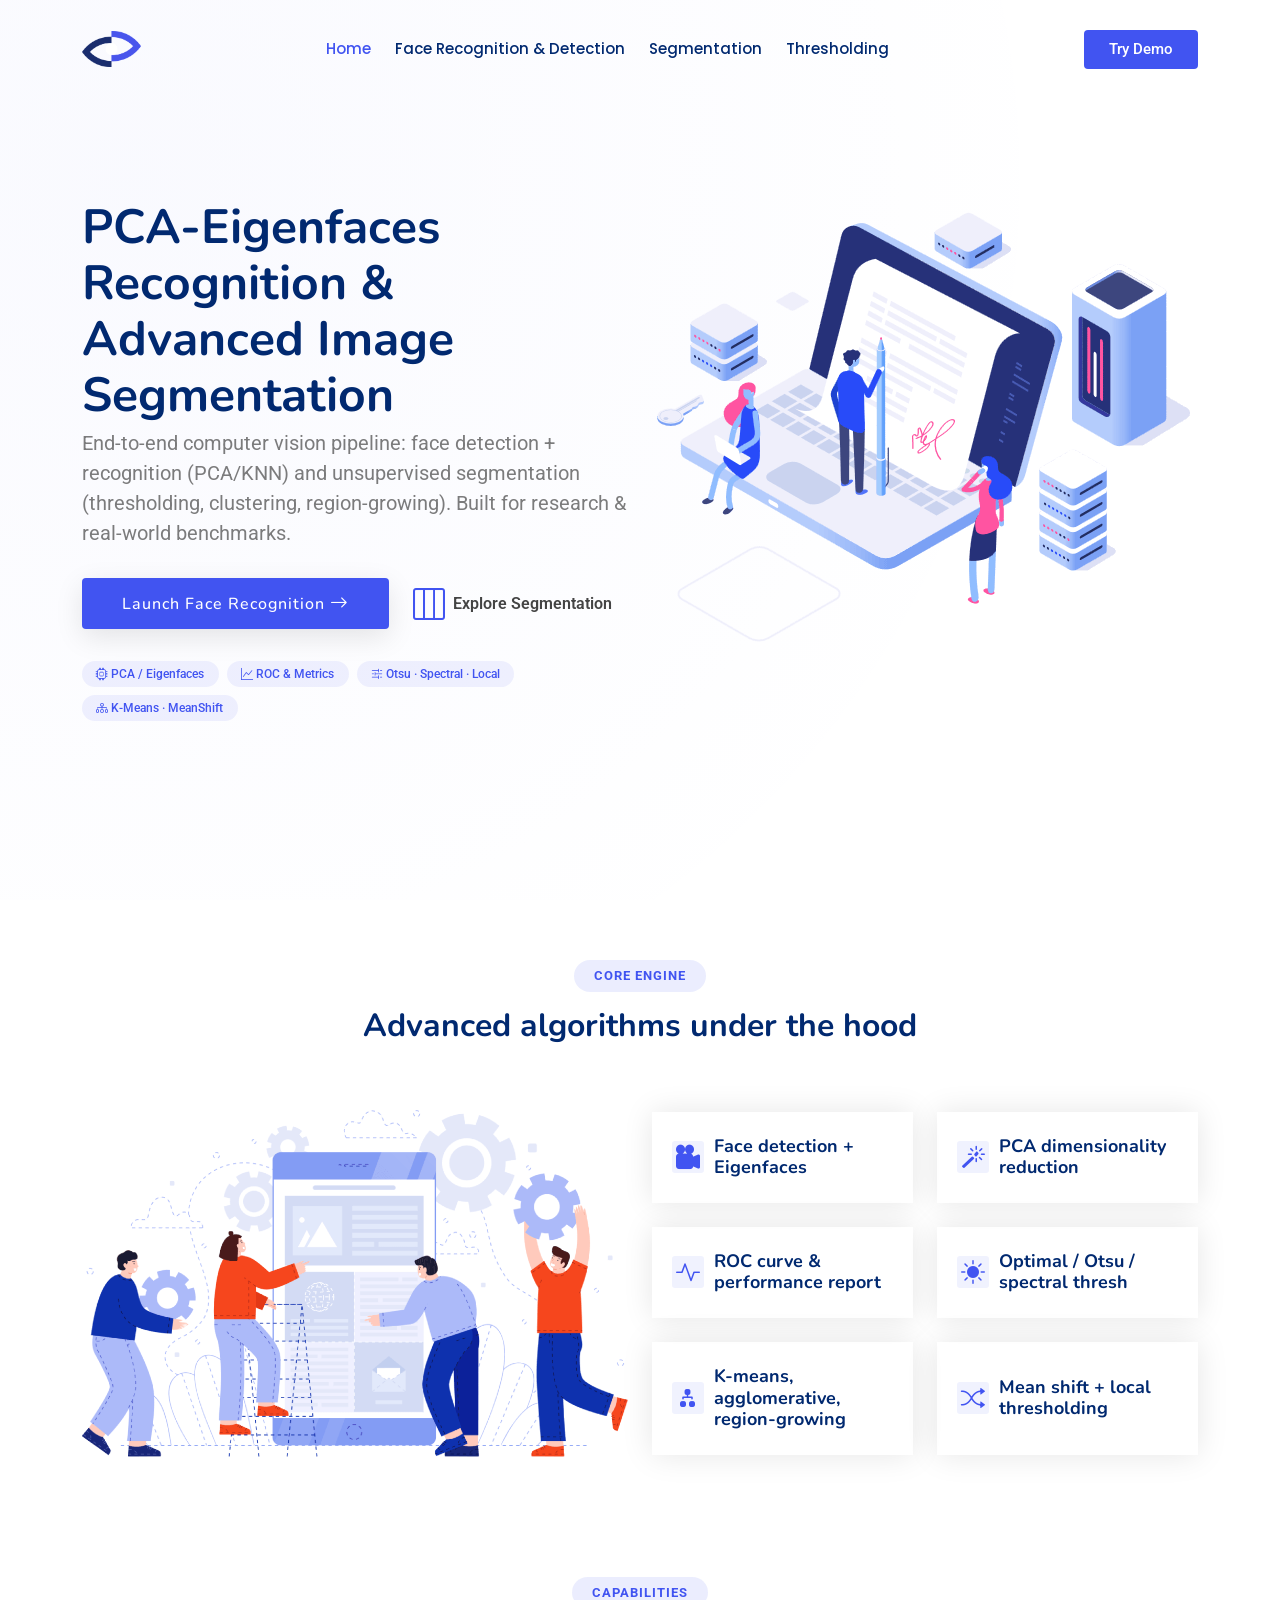
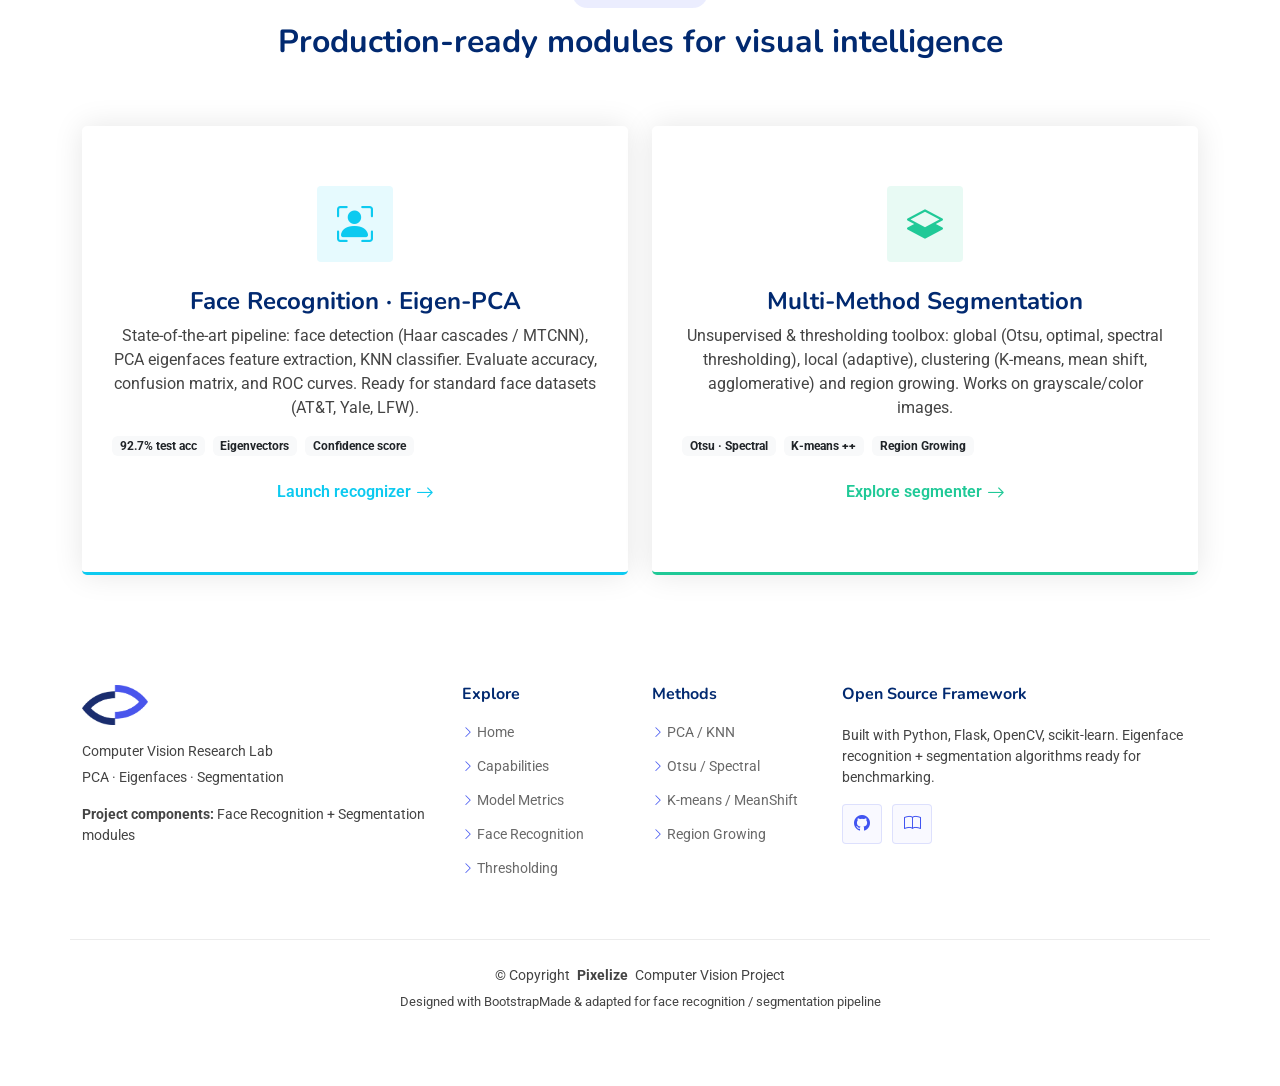
<file: Frontend/index.html>
<!DOCTYPE html>
<html lang="en">

<head>
  <meta charset="utf-8">
  <meta content="width=device-width, initial-scale=1.0" name="viewport">
  <title>EigenVision Suite | Face Recognition & Segmentation</title>
  <meta name="description" content="Advanced computer vision platform: PCA/Eigenfaces face recognition and multi‑method image segmentation">
  <meta name="keywords" content="face recognition, segmentation, PCA, Otsu, K-means, eigenfaces, computer vision">

  <!-- Favicons -->
  <link href="assets/img/Logo-Cv-04.png" rel="icon">
  <link href="assets/img/apple-touch-icon.png" rel="apple-touch-icon">

  <!-- Fonts -->
  <link href="https://fonts.googleapis.com" rel="preconnect">
  <link href="https://fonts.gstatic.com" rel="preconnect" crossorigin>
  <link href="https://fonts.googleapis.com/css2?family=Roboto:ital,wght@0,100;0,300;0,400;0,500;0,700;0,900;1,100;1,300;1,400;1,500;1,700;1,900&family=Poppins:ital,wght@0,100;0,200;0,300;0,400;0,500;0,600;0,700;0,800;0,900;1,100;1,200;1,300;1,400;1,500;1,600;1,700;1,800;1,900&family=Nunito:ital,wght@0,200;0,300;0,400;0,500;0,600;0,700;0,800;0,900;1,200;1,300;1,400;1,500;1,600;1,700;1,800;1,900&display=swap" rel="stylesheet">

  <!-- Vendor CSS Files -->
  <link href="assets/vendor/bootstrap/css/bootstrap.min.css" rel="stylesheet">
  <link href="assets/vendor/bootstrap-icons/bootstrap-icons.css" rel="stylesheet">
  <link href="assets/vendor/aos/aos.css" rel="stylesheet">
  <link href="assets/vendor/glightbox/css/glightbox.min.css" rel="stylesheet">
  <link href="assets/vendor/swiper/swiper-bundle.min.css" rel="stylesheet">

  <!-- Main CSS File -->
  <link href="assets/css/main.css" rel="stylesheet">
  

</head>

<body class="index-page">

  <header id="header" class="header d-flex align-items-center fixed-top">
    <div class="container-fluid container-xl position-relative d-flex align-items-center">
      <a href="index.html" class="logo d-flex align-items-center">
        <img src="assets/img/Logo-Cv-04.png" alt="">
        
      </a>

      <nav id="navmenu" class="navmenu mx-auto">
        <ul>
          <li><a href="#hero" class="active">Home</a></li>
          <li><a href="/faceRecognition">Face Recognition & Detection</a></li>
          <li><a href="/segmentation">Segmentation</a></li>
          <li><a href="/thresholding">Thresholding</a></li>
        </ul>
        <i class="mobile-nav-toggle d-xl-none bi bi-list"></i>
      </nav>

      <a class="btn-getstarted flex-md-shrink-0" href="/faceRecognition">Try Demo</a>
    </div>
  </header>

  <main class="main">

    <!-- Hero Section -->
    <section id="hero" class="hero section hero-bg-accent">
      <div class="container">
        <div class="row gy-4">
          <div class="col-lg-6 order-2 order-lg-1 d-flex flex-column justify-content-center">
            <h1 data-aos="fade-up">PCA‑Eigenfaces Recognition & Advanced Image Segmentation</h1>
            <p data-aos="fade-up" data-aos-delay="100">End‑to‑end computer vision pipeline: face detection + recognition (PCA/KNN) and unsupervised segmentation (thresholding, clustering, region‑growing). Built for research & real‑world benchmarks.</p>
            <div class="d-flex flex-column flex-md-row" data-aos="fade-up" data-aos-delay="200">
              <a href="/faceRecognition" class="btn-get-started">Launch Face Recognition <i class="bi bi-arrow-right"></i></a>
              <a href="/segmentation" class="glightbox btn-watch-video d-flex align-items-center justify-content-center ms-0 ms-md-4 mt-4 mt-md-0"><i class="bi bi-layout-three-columns"></i><span>Explore Segmentation</span></a>
            </div>
            <div class="row mt-4 g-2">
              <div class="col-auto"><span class="tech-tag"><i class="bi bi-cpu"></i> PCA / Eigenfaces</span></div>
              <div class="col-auto"><span class="tech-tag"><i class="bi bi-graph-up"></i> ROC & Metrics</span></div>
              <div class="col-auto"><span class="tech-tag"><i class="bi bi-sliders2"></i> Otsu · Spectral · Local</span></div>
              <div class="col-auto"><span class="tech-tag"><i class="bi bi-diagram-3"></i> K‑Means · MeanShift</span></div>
            </div>
          </div>
          <div class="col-lg-6 order-1 order-lg-2 hero-img" data-aos="zoom-out">
            <img src="assets/img/hero-img.png" class="img-fluid animated" alt="AI Vision">
          </div>
        </div>
      </div>
    </section>

  

    <!-- Features Section: project highlights -->
    <section id="features" class="features section">
      <div class="container section-title" data-aos="fade-up">
        <h2>Core Engine</h2>
        <p>Advanced algorithms under the hood</p>
      </div>
      <div class="container">
        <div class="row gy-5">
          <div class="col-xl-6" data-aos="zoom-out" data-aos-delay="100">
            <img src="assets/img/features.png" class="img-fluid" alt="Pipeline">
          </div>
          <div class="col-xl-6 d-flex">
            <div class="row align-self-center gy-4">
              <div class="col-md-6" data-aos="fade-up" data-aos-delay="200">
                <div class="feature-box d-flex align-items-center">
                  <i class="bi bi-camera-reels-fill"></i>
                  <h3>Face detection + Eigenfaces</h3>
                </div>
              </div>
              <div class="col-md-6" data-aos="fade-up" data-aos-delay="300">
                <div class="feature-box d-flex align-items-center">
                  <i class="bi bi-magic"></i>
                  <h3>PCA dimensionality reduction</h3>
                </div>
              </div>
              <div class="col-md-6" data-aos="fade-up" data-aos-delay="400">
                <div class="feature-box d-flex align-items-center">
                  <i class="bi bi-activity"></i>
                  <h3>ROC curve & performance report</h3>
                </div>
              </div>
              <div class="col-md-6" data-aos="fade-up" data-aos-delay="500">
                <div class="feature-box d-flex align-items-center">
                  <i class="bi bi-brightness-high-fill"></i>
                  <h3>Optimal / Otsu / spectral thresh</h3>
                </div>
              </div>
              <div class="col-md-6" data-aos="fade-up" data-aos-delay="600">
                <div class="feature-box d-flex align-items-center">
                  <i class="bi bi-diagram-2-fill"></i>
                  <h3>K‑means, agglomerative, region‑growing</h3>
                </div>
              </div>
              <div class="col-md-6" data-aos="fade-up" data-aos-delay="700">
                <div class="feature-box d-flex align-items-center">
                  <i class="bi bi-shuffle"></i>
                  <h3>Mean shift + local thresholding</h3>
                </div>
              </div>
            </div>
          </div>
        </div>
      </div>
    </section>

    <!-- Services Section: Two main pillars (FaceRec + Segmentation) -->
    <section id="services" class="services section">
      <div class="container section-title" data-aos="fade-up">
        <h2>Capabilities</h2>
        <p>Production‑ready modules for visual intelligence</p>
      </div>
      <div class="container">
        <div class="row gy-4">
          <!-- Face Recognition service card -->
          <div class="col-lg-6 col-md-12" data-aos="fade-up" data-aos-delay="100">
            <div class="service-item item-cyan position-relative h-100">
              <i class="bi bi-person-bounding-box icon"></i>
              <h3>Face Recognition · Eigen‑PCA</h3>
              <p>State‑of‑the‑art pipeline: face detection (Haar cascades / MTCNN), PCA eigenfaces feature extraction, KNN classifier. Evaluate accuracy, confusion matrix, and ROC curves. Ready for standard face datasets (AT&T, Yale, LFW).</p>
              <div class="d-flex flex-wrap gap-2 mt-3 mb-3">
                <span class="badge bg-light text-dark">92.7% test acc</span>
                <span class="badge bg-light text-dark">Eigenvectors</span>
                <span class="badge bg-light text-dark">Confidence score</span>
              </div>
              <a href="/faceRecognition" class="read-more stretched-link"><span>Launch recognizer</span> <i class="bi bi-arrow-right"></i></a>
            </div>
          </div>
          <!-- Segmentation service card -->
          <div class="col-lg-6 col-md-12" data-aos="fade-up" data-aos-delay="200">
            <div class="service-item item-teal position-relative h-100">
              <i class="bi bi-layers-half icon"></i>
              <h3>Multi‑Method Segmentation</h3>
              <p>Unsupervised & thresholding toolbox: global (Otsu, optimal, spectral thresholding), local (adaptive), clustering (K‑means, mean shift, agglomerative) and region growing. Works on grayscale/color images.</p>
              <div class="d-flex flex-wrap gap-2 mt-3 mb-3">
                <span class="badge bg-light text-dark">Otsu · Spectral</span>
                <span class="badge bg-light text-dark">K‑means ++</span>
                <span class="badge bg-light text-dark">Region Growing</span>
              </div>
              <a href="/segmentation" class="read-more stretched-link"><span>Explore segmenter</span> <i class="bi bi-arrow-right"></i></a>
            </div>
          </div>
        </div>
      </div>
    </section>

   

  </main>

  <footer id="footer" class="footer">
    <div class="container footer-top">
      <div class="row gy-4">
        <div class="col-lg-4 col-md-6 footer-about">
  <a href="index.html" class="d-flex align-items-center">
    <img src="assets\img\Logo-Cv-04.png" alt="EigenVisionSuite Logo" class="logo-img">
  </a>

  <div class="footer-contact pt-3">
    <p>Computer Vision Research Lab</p>
    <p>PCA · Eigenfaces · Segmentation</p>
    <p class="mt-3"><strong>Project components:</strong> Face Recognition + Segmentation modules</p>
  </div>
</div>
        <div class="col-lg-2 col-md-3 footer-links">
          <h4>Explore</h4>
          <ul>
            <li><i class="bi bi-chevron-right"></i> <a href="#hero">Home</a></li>
            <li><i class="bi bi-chevron-right"></i> <a href="#services">Capabilities</a></li>
            <li><i class="bi bi-chevron-right"></i> <a href="#metrics">Model Metrics</a></li>
            <li><i class="bi bi-chevron-right"></i> <a href="/faceRecognition">Face Recognition</a></li>
            <li><i class="bi bi-chevron-right"></i> <a href="/thresholding">Thresholding</a></li>
          </ul>
        </div>
        <div class="col-lg-2 col-md-3 footer-links">
          <h4>Methods</h4>
          <ul>
            <li><i class="bi bi-chevron-right"></i> <a href="#">PCA / KNN</a></li>
            <li><i class="bi bi-chevron-right"></i> <a href="#">Otsu / Spectral</a></li>
            <li><i class="bi bi-chevron-right"></i> <a href="#">K-means / MeanShift</a></li>
            <li><i class="bi bi-chevron-right"></i> <a href="#">Region Growing</a></li>
          </ul>
        </div>
        <div class="col-lg-4 col-md-12">
          <h4>Open Source Framework</h4>
          <p>Built with Python, Flask, OpenCV, scikit-learn. Eigenface recognition + segmentation algorithms ready for benchmarking.</p>
          <div class="social-links d-flex">
            <a href="#"><i class="bi bi-github"></i></a>
            <a href="#"><i class="bi bi-book"></i></a>
          </div>
        </div>
      </div>
    </div>
    <div class="container copyright text-center mt-4">
      <p>© <span>Copyright</span> <strong class="px-1 sitename">Pixelize</strong> <span>Computer Vision Project</span></p>
      <div class="credits">
        Designed with BootstrapMade & adapted for face recognition / segmentation pipeline
      </div>
    </div>
  </footer>

  <a href="#" id="scroll-top" class="scroll-top d-flex align-items-center justify-content-center"><i class="bi bi-arrow-up-short"></i></a>

  <!-- Vendor JS Files -->
  <script src="assets/vendor/bootstrap/js/bootstrap.bundle.min.js"></script>
  <script src="assets/vendor/php-email-form/validate.js"></script>
  <script src="assets/vendor/aos/aos.js"></script>
  <script src="assets/vendor/glightbox/js/glightbox.min.js"></script>
  <script src="assets/vendor/purecounter/purecounter_vanilla.js"></script>
  <script src="assets/vendor/imagesloaded/imagesloaded.pkgd.min.js"></script>
  <script src="assets/vendor/isotope-layout/isotope.pkgd.min.js"></script>
  <script src="assets/vendor/swiper/swiper-bundle.min.js"></script>

  <!-- Main JS File (fully integrated) -->
  <script src="assets/js/main.js"></script>
</body>
</html>
</file>
<file: Frontend/assets/css/main.css>
/* Fonts */
:root {
  --default-font: "Roboto",  system-ui, -apple-system, "Segoe UI", Roboto, "Helvetica Neue", Arial, "Noto Sans", "Liberation Sans", sans-serif, "Apple Color Emoji", "Segoe UI Emoji", "Segoe UI Symbol", "Noto Color Emoji";
  --heading-font: "Nunito",  sans-serif;
  --nav-font: "Poppins",  sans-serif;
}

/* Global Colors - The following color variables are used throughout the website. Updating them here will change the color scheme of the entire website */
:root { 
  --background-color: #ffffff; /* Background color for the entire website, including individual sections */
  --default-color: #444444; /* Default color used for the majority of the text content across the entire website */
  --heading-color: #012970; /* Color for headings, subheadings and title throughout the website */
  --accent-color: #4154f1; /* Accent color that represents your brand on the website. It's used for buttons, links, and other elements that need to stand out */
  --surface-color: #ffffff; /* The surface color is used as a background of boxed elements within sections, such as cards, icon boxes, or other elements that require a visual separation from the global background. */
  --contrast-color: #ffffff; /* Contrast color for text, ensuring readability against backgrounds of accent, heading, or default colors. */
}

/* Nav Menu Colors - The following color variables are used specifically for the navigation menu. They are separate from the global colors to allow for more customization options */
:root {
  --nav-color: #012970;  /* The default color of the main navmenu links */
  --nav-hover-color: #4154f1; /* Applied to main navmenu links when they are hovered over or active */
  --nav-mobile-background-color: #ffffff; /* Used as the background color for mobile navigation menu */
  --nav-dropdown-background-color: #ffffff; /* Used as the background color for dropdown items that appear when hovering over primary navigation items */
  --nav-dropdown-color: #212529; /* Used for navigation links of the dropdown items in the navigation menu. */
  --nav-dropdown-hover-color: #4154f1; /* Similar to --nav-hover-color, this color is applied to dropdown navigation links when they are hovered over. */
}

/* Color Presets - These classes override global colors when applied to any section or element, providing reuse of the sam color scheme. */

.light-background {
  --background-color: #f9f9f9;
  --surface-color: #ffffff;
}

.dark-background {
  --background-color: #060606;
  --default-color: #ffffff;
  --heading-color: #ffffff;
  --surface-color: #252525;
  --contrast-color: #ffffff;
}

/* Smooth scroll */
:root {
  scroll-behavior: smooth;
}

/*--------------------------------------------------------------
# General Styling & Shared Classes
--------------------------------------------------------------*/
body {
  color: var(--default-color);
  background-color: var(--background-color);
  font-family: var(--default-font);
}

a {
  color: var(--accent-color);
  text-decoration: none;
  transition: 0.3s;
}

a:hover {
  color: color-mix(in srgb, var(--accent-color), transparent 25%);
  text-decoration: none;
}

h1,
h2,
h3,
h4,
h5,
h6 {
  color: var(--heading-color);
  font-family: var(--heading-font);
}

/* PHP Email Form Messages
------------------------------*/
.php-email-form .error-message {
  display: none;
  background: #df1529;
  color: #ffffff;
  text-align: left;
  padding: 15px;
  margin-bottom: 24px;
  font-weight: 600;
}

.php-email-form .sent-message {
  display: none;
  color: #ffffff;
  background: #059652;
  text-align: center;
  padding: 15px;
  margin-bottom: 24px;
  font-weight: 600;
}

.php-email-form .loading {
  display: none;
  background: var(--surface-color);
  text-align: center;
  padding: 15px;
  margin-bottom: 24px;
}

.php-email-form .loading:before {
  content: "";
  display: inline-block;
  border-radius: 50%;
  width: 24px;
  height: 24px;
  margin: 0 10px -6px 0;
  border: 3px solid var(--accent-color);
  border-top-color: var(--surface-color);
  animation: php-email-form-loading 1s linear infinite;
}

@keyframes php-email-form-loading {
  0% {
    transform: rotate(0deg);
  }

  100% {
    transform: rotate(360deg);
  }
}

/*--------------------------------------------------------------
# Global Header
--------------------------------------------------------------*/
.header {
  color: var(--default-color);
  background-color: var(--background-color);
  padding: 20px 0;
  transition: all 0.5s;
  z-index: 997;
}

.header .logo {
  line-height: 1;
}

.header .logo img {
  max-height: 36px;
  margin-right: 8px;
}

.header .logo h1 {
  font-size: 30px;
  margin: 0;
  font-weight: 700;
  color: var(--heading-color);
}

.header .btn-getstarted,
.header .btn-getstarted:focus {
  color: var(--contrast-color);
  background: var(--accent-color);
  font-size: 15px;
  padding: 8px 25px;
  margin: 0 0 0 30px;
  border-radius: 4px;
  transition: 0.3s;
  font-weight: 500;
}

.header .btn-getstarted:hover,
.header .btn-getstarted:focus:hover {
  color: var(--contrast-color);
  background: color-mix(in srgb, var(--accent-color), transparent 15%);
}

@media (max-width: 1200px) {
  .header .logo {
    order: 1;
  }

  .header .btn-getstarted {
    order: 2;
    margin: 0 15px 0 0;
    padding: 6px 15px;
  }

  .header .navmenu {
    order: 3;
  }
}

.scrolled .header {
  box-shadow: 0px 0 18px rgba(0, 0, 0, 0.1);
}

/* Index Page Header
------------------------------*/
.index-page .header {
  --background-color: rgba(255, 255, 255, 0);
}

/* Index Page Header on Scroll
------------------------------*/
.index-page.scrolled .header {
  --background-color: #ffffff;
}

/*--------------------------------------------------------------
# Navigation Menu
--------------------------------------------------------------*/
/* Navmenu - Desktop */
@media (min-width: 1200px) {
  .navmenu {
    padding: 0;
  }

  .navmenu ul {
    margin: 0;
    padding: 0;
    display: flex;
    list-style: none;
    align-items: center;
  }

  .navmenu li {
    position: relative;
  }

  .navmenu a,
  .navmenu a:focus {
    color: var(--nav-color);
    padding: 18px 12px;
    font-size: 15px;
    font-family: var(--nav-font);
    font-weight: 500;
    display: flex;
    align-items: center;
    justify-content: space-between;
    white-space: nowrap;
    transition: 0.3s;
  }

  .navmenu a i,
  .navmenu a:focus i {
    font-size: 12px;
    line-height: 0;
    margin-left: 5px;
    transition: 0.3s;
  }

  .navmenu li:last-child a {
    padding-right: 0;
  }

  .navmenu li:hover>a,
  .navmenu .active,
  .navmenu .active:focus {
    color: var(--nav-hover-color);
  }

  .navmenu .dropdown ul {
    margin: 0;
    padding: 10px 0;
    background: var(--nav-dropdown-background-color);
    display: block;
    position: absolute;
    visibility: hidden;
    left: 14px;
    top: 130%;
    opacity: 0;
    transition: 0.3s;
    border-radius: 4px;
    z-index: 99;
    box-shadow: 0px 0px 30px rgba(0, 0, 0, 0.1);
  }

  .navmenu .dropdown ul li {
    min-width: 200px;
  }

  .navmenu .dropdown ul a {
    padding: 10px 20px;
    font-size: 15px;
    text-transform: none;
    color: var(--nav-dropdown-color);
  }

  .navmenu .dropdown ul a i {
    font-size: 12px;
  }

  .navmenu .dropdown ul a:hover,
  .navmenu .dropdown ul .active:hover,
  .navmenu .dropdown ul li:hover>a {
    color: var(--nav-dropdown-hover-color);
  }

  .navmenu .dropdown:hover>ul {
    opacity: 1;
    top: 100%;
    visibility: visible;
  }

  .navmenu .dropdown .dropdown ul {
    top: 0;
    left: -90%;
    visibility: hidden;
  }

  .navmenu .dropdown .dropdown:hover>ul {
    opacity: 1;
    top: 0;
    left: -100%;
    visibility: visible;
  }
}

/* Navmenu - Mobile */
@media (max-width: 1199px) {
  .mobile-nav-toggle {
    color: var(--nav-color);
    font-size: 28px;
    line-height: 0;
    margin-right: 10px;
    cursor: pointer;
    transition: color 0.3s;
  }

  .navmenu {
    padding: 0;
    z-index: 9997;
  }

  .navmenu ul {
    display: none;
    list-style: none;
    position: absolute;
    inset: 60px 20px 20px 20px;
    padding: 10px 0;
    margin: 0;
    border-radius: 6px;
    background-color: var(--nav-mobile-background-color);
    overflow-y: auto;
    transition: 0.3s;
    z-index: 9998;
    box-shadow: 0px 0px 30px rgba(0, 0, 0, 0.1);
  }

  .navmenu a,
  .navmenu a:focus {
    color: var(--nav-dropdown-color);
    padding: 10px 20px;
    font-family: var(--nav-font);
    font-size: 17px;
    font-weight: 500;
    display: flex;
    align-items: center;
    justify-content: space-between;
    white-space: nowrap;
    transition: 0.3s;
  }

  .navmenu a i,
  .navmenu a:focus i {
    font-size: 12px;
    line-height: 0;
    margin-left: 5px;
    width: 30px;
    height: 30px;
    display: flex;
    align-items: center;
    justify-content: center;
    border-radius: 50%;
    transition: 0.3s;
    background-color: color-mix(in srgb, var(--accent-color), transparent 90%);
  }

  .navmenu a i:hover,
  .navmenu a:focus i:hover {
    background-color: var(--accent-color);
    color: var(--contrast-color);
  }

  .navmenu a:hover,
  .navmenu .active,
  .navmenu .active:focus {
    color: var(--nav-dropdown-hover-color);
  }

  .navmenu .active i,
  .navmenu .active:focus i {
    background-color: var(--accent-color);
    color: var(--contrast-color);
    transform: rotate(180deg);
  }

  .navmenu .dropdown ul {
    position: static;
    display: none;
    z-index: 99;
    padding: 10px 0;
    margin: 10px 20px;
    background-color: var(--nav-dropdown-background-color);
    border: 1px solid color-mix(in srgb, var(--default-color), transparent 90%);
    box-shadow: none;
    transition: all 0.5s ease-in-out;
  }

  .navmenu .dropdown ul ul {
    background-color: rgba(33, 37, 41, 0.1);
  }

  .navmenu .dropdown>.dropdown-active {
    display: block;
    background-color: rgba(33, 37, 41, 0.03);
  }

  .mobile-nav-active {
    overflow: hidden;
  }

  .mobile-nav-active .mobile-nav-toggle {
    color: #fff;
    position: absolute;
    font-size: 32px;
    top: 15px;
    right: 15px;
    margin-right: 0;
    z-index: 9999;
  }

  .mobile-nav-active .navmenu {
    position: fixed;
    overflow: hidden;
    inset: 0;
    background: rgba(33, 37, 41, 0.8);
    transition: 0.3s;
  }

  .mobile-nav-active .navmenu>ul {
    display: block;
  }
}

/* Listing Dropdown - Desktop */
@media (min-width: 1200px) {
  .navmenu .listing-dropdown {
    position: static;
  }

  .navmenu .listing-dropdown ul {
    margin: 0;
    padding: 10px;
    background: var(--nav-dropdown-background-color);
    box-shadow: 0px 0px 20px rgba(0, 0, 0, 0.1);
    position: absolute;
    top: 130%;
    left: 0;
    right: 0;
    visibility: hidden;
    opacity: 0;
    display: flex;
    transition: 0.3s;
    border-radius: 4px;
    z-index: 99;
  }

  .navmenu .listing-dropdown ul li {
    flex: 1;
  }

  .navmenu .listing-dropdown ul li a,
  .navmenu .listing-dropdown ul li:hover>a {
    padding: 10px 20px;
    font-size: 15px;
    color: var(--nav-dropdown-color);
    background-color: var(--nav-dropdown-background-color);
  }

  .navmenu .listing-dropdown ul li a:hover,
  .navmenu .listing-dropdown ul li .active,
  .navmenu .listing-dropdown ul li .active:hover {
    color: var(--nav-dropdown-hover-color);
    background-color: var(--nav-dropdown-background-color);
  }

  .navmenu .listing-dropdown:hover>ul {
    opacity: 1;
    top: 100%;
    visibility: visible;
  }
}

/* Listing Dropdown - Mobile */
@media (max-width: 1199px) {
  .navmenu .listing-dropdown ul {
    position: static;
    display: none;
    z-index: 99;
    padding: 10px 0;
    margin: 10px 20px;
    background-color: var(--nav-dropdown-background-color);
    border: 1px solid color-mix(in srgb, var(--default-color), transparent 90%);
    box-shadow: none;
    transition: all 0.5s ease-in-out;
  }

  .navmenu .listing-dropdown ul ul {
    background-color: rgba(33, 37, 41, 0.1);
  }

  .navmenu .listing-dropdown>.dropdown-active {
    display: block;
    background-color: rgba(33, 37, 41, 0.03);
  }
}

/*--------------------------------------------------------------
# Global Footer
--------------------------------------------------------------*/
.footer {
  color: var(--default-color);
  background-color: var(--background-color);
  font-size: 14px;
  padding-bottom: 50px;
  position: relative;
}

.footer .footer-newsletter {
  background-color: color-mix(in srgb, var(--accent-color), transparent 97%);
  border-top: 1px solid color-mix(in srgb, var(--accent-color), transparent 85%);
  border-bottom: 1px solid color-mix(in srgb, var(--accent-color), transparent 85%);
  padding: 50px 0;
}

.footer .footer-newsletter h4 {
  font-size: 24px;
}

.footer .footer-newsletter .newsletter-form {
  margin-top: 30px;
  margin-bottom: 15px;
  padding: 6px 8px;
  position: relative;
  background-color: color-mix(in srgb, var(--background-color), transparent 50%);
  border: 1px solid color-mix(in srgb, var(--default-color), transparent 90%);
  box-shadow: 0px 2px 25px rgba(0, 0, 0, 0.1);
  display: flex;
  transition: 0.3s;
  border-radius: 4px;
}

.footer .footer-newsletter .newsletter-form:focus-within {
  border-color: var(--accent-color);
}

.footer .footer-newsletter .newsletter-form input[type=email] {
  border: 0;
  padding: 4px;
  width: 100%;
  background-color: color-mix(in srgb, var(--background-color), transparent 50%);
  color: var(--default-color);
}

.footer .footer-newsletter .newsletter-form input[type=email]:focus-visible {
  outline: none;
}

.footer .footer-newsletter .newsletter-form input[type=submit] {
  border: 0;
  font-size: 16px;
  padding: 0 20px;
  margin: -7px -8px -7px 0;
  background: var(--accent-color);
  color: var(--contrast-color);
  transition: 0.3s;
  border-radius: 0 4px 4px 0;
}

.footer .footer-newsletter .newsletter-form input[type=submit]:hover {
  background: color-mix(in srgb, var(--accent-color), transparent 20%);
}

.footer .footer-top {
  padding-top: 50px;
}

.footer .social-links a {
  display: flex;
  align-items: center;
  justify-content: center;
  width: 40px;
  height: 40px;
  border-radius: 4px;
  background-color: color-mix(in srgb, var(--accent-color), transparent 97%);
  border: 1px solid color-mix(in srgb, var(--accent-color), transparent 85%);
  font-size: 16px;
  color: var(--accent-color);
  margin-right: 10px;
  transition: 0.3s;
}

.footer .social-links a:hover {
  color: var(--contrast-color);
  background-color: var(--accent-color);
}

.footer h4 {
  font-size: 16px;
  font-weight: bold;
  position: relative;
  padding-bottom: 12px;
}

.footer .footer-links {
  margin-bottom: 30px;
}

.footer .footer-links ul {
  list-style: none;
  padding: 0;
  margin: 0;
}

.footer .footer-links ul i {
  margin-right: 3px;
  font-size: 12px;
  line-height: 0;
  color: var(--accent-color);
}

.footer .footer-links ul li {
  padding: 10px 0;
  display: flex;
  align-items: center;
}

.footer .footer-links ul li:first-child {
  padding-top: 0;
}

.footer .footer-links ul a {
  display: inline-block;
  color: color-mix(in srgb, var(--default-color), transparent 20%);
  line-height: 1;
}

.footer .footer-links ul a:hover {
  color: var(--accent-color);
}

.footer .footer-about a {
  color: var(--heading-color);
  font-size: 24px;
  font-weight: 600;
  font-family: var(--heading-font);
}

.footer .footer-contact p {
  margin-bottom: 5px;
}

.footer .copyright {
  padding-top: 25px;
  padding-bottom: 25px;
  border-top: 1px solid color-mix(in srgb, var(--default-color), transparent 90%);
}

.footer .copyright p {
  margin-bottom: 0;
}

.footer .credits {
  margin-top: 6px;
  font-size: 13px;
}

/*--------------------------------------------------------------
# Scroll Top Button
--------------------------------------------------------------*/
.scroll-top {
  position: fixed;
  visibility: hidden;
  opacity: 0;
  right: 15px;
  bottom: 15px;
  z-index: 99999;
  background-color: var(--accent-color);
  width: 40px;
  height: 40px;
  border-radius: 4px;
  transition: all 0.4s;
}

.scroll-top i {
  font-size: 24px;
  color: var(--contrast-color);
  line-height: 0;
}

.scroll-top:hover {
  background-color: color-mix(in srgb, var(--accent-color), transparent 20%);
  color: var(--contrast-color);
}

.scroll-top.active {
  visibility: visible;
  opacity: 1;
}

/*--------------------------------------------------------------
# Disable aos animation delay on mobile devices
--------------------------------------------------------------*/
@media screen and (max-width: 768px) {
  [data-aos-delay] {
    transition-delay: 0 !important;
  }
}

/*--------------------------------------------------------------
# Global Page Titles & Breadcrumbs
--------------------------------------------------------------*/
.page-title {
  color: var(--default-color);
  background-color: var(--background-color);
  position: relative;
}

.page-title .heading {
  padding: 80px 0;
  border-top: 1px solid color-mix(in srgb, var(--default-color), transparent 90%);
}

.page-title .heading h1 {
  font-size: 38px;
  font-weight: 700;
}

.page-title nav {
  background-color: color-mix(in srgb, var(--default-color), transparent 95%);
  padding: 20px 0;
}

.page-title nav ol {
  display: flex;
  flex-wrap: wrap;
  list-style: none;
  margin: 0;
  font-size: 16px;
  font-weight: 600;
}

.page-title nav ol li+li {
  padding-left: 10px;
}

.page-title nav ol li+li::before {
  content: "/";
  display: inline-block;
  padding-right: 10px;
  color: color-mix(in srgb, var(--default-color), transparent 70%);
}

/*--------------------------------------------------------------
# Global Sections
--------------------------------------------------------------*/
section,
.section {
  color: var(--default-color);
  background-color: var(--background-color);
  padding: 60px 0;
  scroll-margin-top: 98px;
  overflow: clip;
}

@media (max-width: 1199px) {

  section,
  .section {
    scroll-margin-top: 56px;
  }
}

/*--------------------------------------------------------------
# Global Section Titles
--------------------------------------------------------------*/
.section-title {
  text-align: center;
  padding-bottom: 60px;
  position: relative;
}

.section-title h2 {
  font-size: 13px;
  letter-spacing: 1px;
  font-weight: 700;
  padding: 8px 20px;
  margin: 0;
  background: color-mix(in srgb, var(--accent-color), transparent 90%);
  color: var(--accent-color);
  display: inline-block;
  text-transform: uppercase;
  border-radius: 50px;
  font-family: var(--default-font);
}

.section-title p {
  color: var(--heading-color);
  margin: 10px 0 0 0;
  font-size: 32px;
  font-weight: 700;
  font-family: var(--heading-font);
}

.section-title p .description-title {
  color: var(--accent-color);
}

/*--------------------------------------------------------------
# Hero Section
--------------------------------------------------------------*/
.hero {
  width: 100%;
  min-height: 100vh;
  position: relative;
  padding: 80px 0 60px 0;
  display: flex;
  align-items: center;
  background: url(../img/hero-bg.png) top center no-repeat;
  background-size: cover;
}

.hero h1 {
  margin: 0;
  font-size: 48px;
  font-weight: 700;
  line-height: 56px;
}

.hero p {
  color: color-mix(in srgb, var(--default-color), transparent 30%);
  margin: 5px 0 30px 0;
  font-size: 20px;
  font-weight: 400;
}

.hero .btn-get-started {
  color: var(--contrast-color);
  background: var(--accent-color);
  font-family: var(--heading-font);
  font-weight: 500;
  font-size: 16px;
  letter-spacing: 1px;
  display: flex;
  align-items: center;
  justify-content: center;
  padding: 12px 40px;
  border-radius: 4px;
  transition: 0.5s;
  box-shadow: 0 8px 28px rgba(0, 0, 0, 0.1);
}

.hero .btn-get-started i {
  margin-left: 5px;
  font-size: 18px;
  transition: 0.3s;
}

.hero .btn-get-started:hover {
  color: var(--contrast-color);
  background: color-mix(in srgb, var(--accent-color), transparent 15%);
  box-shadow: 0 8px 28px rgba(0, 0, 0, 0.1);
}

.hero .btn-get-started:hover i {
  transform: translateX(5px);
}

.hero .btn-watch-video {
  font-size: 16px;
  transition: 0.5s;
  color: var(--default-color);
  font-weight: 600;
}

.hero .btn-watch-video i {
  color: var(--accent-color);
  font-size: 32px;
  transition: 0.3s;
  line-height: 0;
  margin-right: 8px;
}

.hero .btn-watch-video:hover {
  color: var(--accent-color);
}

.hero .btn-watch-video:hover i {
  color: color-mix(in srgb, var(--accent-color), transparent 15%);
}

.hero .animated {
  animation: up-down 2s ease-in-out infinite alternate-reverse both;
}

@media (max-width: 640px) {
  .hero h1 {
    font-size: 28px;
    line-height: 36px;
  }

  .hero p {
    font-size: 18px;
    line-height: 24px;
    margin-bottom: 30px;
  }
}

@keyframes up-down {
  0% {
    transform: translateY(10px);
  }

  100% {
    transform: translateY(-10px);
  }
}

/*--------------------------------------------------------------
# About Section
--------------------------------------------------------------*/
.about .content {
  background-color: color-mix(in srgb, var(--accent-color), transparent 95%);
  padding: 40px;
}

.about .content h3 {
  font-size: 14px;
  font-weight: 700;
  color: var(--accent-color);
  text-transform: uppercase;
}

.about .content h2 {
  font-size: 24px;
  font-weight: 700;
}

.about .content p {
  margin: 15px 0 30px 0;
  line-height: 24px;
}

.about .content .btn-read-more {
  color: var(--contrast-color);
  background: var(--accent-color);
  line-height: 0;
  padding: 15px 40px;
  border-radius: 4px;
  transition: 0.5s;
  box-shadow: 0px 5px 25px rgba(0, 0, 0, 0.1);
}

.about .content .btn-read-more span {
  font-family: var(--default-font);
  font-weight: 600;
  font-size: 16px;
  letter-spacing: 1px;
}

.about .content .btn-read-more i {
  margin-left: 5px;
  font-size: 18px;
  transition: 0.3s;
}

.about .content .btn-read-more:hover i {
  transform: translateX(5px);
}

/*--------------------------------------------------------------
# Values Section
--------------------------------------------------------------*/
.values .card {
  background-color: var(--surface-color);
  color: var(--default-color);
  padding: 30px;
  box-shadow: 0px 0 10px rgba(0, 0, 0, 0.1);
  text-align: center;
  transition: 0.3s;
  height: 100%;
  border: 0;
}

.values .card img {
  padding: 30px 50px;
  transition: 0.5s;
  transform: scale(1.1);
}

.values .card h3 {
  font-size: 24px;
  font-weight: 700;
  margin-bottom: 18px;
}

.values .card:hover {
  box-shadow: 0px 0 30px rgba(0, 0, 0, 0.1);
}

.values .card:hover img {
  transform: scale(1);
}

/*--------------------------------------------------------------
# Stats Section
--------------------------------------------------------------*/
.stats .stats-item {
  background-color: var(--surface-color);
  box-shadow: 0px 0 30px rgba(0, 0, 0, 0.1);
  padding: 30px;
}

.stats .stats-item i {
  color: var(--accent-color);
  font-size: 42px;
  line-height: 0;
  margin-right: 20px;
}

.stats .stats-item span {
  color: var(--heading-color);
  font-size: 36px;
  display: block;
  font-weight: 600;
}

.stats .stats-item p {
  padding: 0;
  margin: 0;
  font-family: var(--heading-font);
  font-size: 16px;
}

/*--------------------------------------------------------------
# Features Section
--------------------------------------------------------------*/
.features .feature-box {
  padding: 24px 20px;
  box-shadow: 0px 0 30px rgba(0, 0, 0, 0.1);
  transition: 0.3s;
  height: 100%;
}

.features .feature-box h3 {
  font-size: 18px;
  font-weight: 700;
  margin: 0;
}

.features .feature-box i {
  background: color-mix(in srgb, var(--accent-color), transparent 92%);
  color: var(--accent-color);
  line-height: 0;
  padding: 4px;
  margin-right: 10px;
  font-size: 24px;
  border-radius: 3px;
  transition: 0.3s;
}

.features .feature-box:hover i {
  background: var(--accent-color);
  color: var(--contrast-color);
}

/*--------------------------------------------------------------
# Alt Features Section
--------------------------------------------------------------*/
.alt-features .icon-box {
  display: flex;
}

.alt-features .icon-box h4 {
  font-size: 20px;
  font-weight: 700;
  margin: 0 0 10px 0;
}

.alt-features .icon-box i {
  font-size: 44px;
  line-height: 44px;
  color: var(--accent-color);
  margin-right: 15px;
}

.alt-features .icon-box p {
  font-size: 15px;
  color: color-mix(in srgb, var(--default-color), transparent 30%);
  margin-bottom: 0;
}

/*--------------------------------------------------------------
# Services Section
--------------------------------------------------------------*/
.services .service-item {
  background-color: var(--surface-color);
  box-shadow: 0px 0 30px rgba(0, 0, 0, 0.1);
  height: 100%;
  padding: 60px 30px;
  text-align: center;
  transition: 0.3s;
  border-radius: 5px;
}

.services .service-item .icon {
  font-size: 36px;
  padding: 20px 20px;
  border-radius: 4px;
  position: relative;
  margin-bottom: 25px;
  display: inline-block;
  line-height: 0;
  transition: 0.3s;
}

.services .service-item h3 {
  font-size: 24px;
  font-weight: 700;
}

.services .service-item .read-more {
  display: inline-flex;
  align-items: center;
  justify-content: center;
  font-weight: 600;
  font-size: 16px;
  padding: 8px 20px;
}

.services .service-item .read-more i {
  line-height: 0;
  margin-left: 5px;
  font-size: 18px;
}

.services .service-item.item-cyan {
  border-bottom: 3px solid #0dcaf0;
}

.services .service-item.item-cyan .icon {
  color: #0dcaf0;
  background: rgba(13, 202, 240, 0.1);
}

.services .service-item.item-cyan .read-more {
  color: #0dcaf0;
}

.services .service-item.item-cyan:hover {
  background: #0dcaf0;
}

.services .service-item.item-orange {
  border-bottom: 3px solid #fd7e14;
}

.services .service-item.item-orange .icon {
  color: #fd7e14;
  background: rgba(253, 126, 20, 0.1);
}

.services .service-item.item-orange .read-more {
  color: #fd7e14;
}

.services .service-item.item-orange:hover {
  background: #fd7e14;
}

.services .service-item.item-teal {
  border-bottom: 3px solid #20c997;
}

.services .service-item.item-teal .icon {
  color: #20c997;
  background: rgba(32, 201, 151, 0.1);
}

.services .service-item.item-teal .read-more {
  color: #20c997;
}

.services .service-item.item-teal:hover {
  background: #20c997;
}

.services .service-item.item-red {
  border-bottom: 3px solid #df1529;
}

.services .service-item.item-red .icon {
  color: #df1529;
  background: rgba(223, 21, 4, 0.1);
}

.services .service-item.item-red .read-more {
  color: #df1529;
}

.services .service-item.item-red:hover {
  background: #df1529;
}

.services .service-item.item-indigo {
  border-bottom: 3px solid #6610f2;
}

.services .service-item.item-indigo .icon {
  color: #6610f2;
  background: rgba(102, 16, 242, 0.1);
}

.services .service-item.item-indigo .read-more {
  color: #6610f2;
}

.services .service-item.item-indigo:hover {
  background: #6610f2;
}

.services .service-item.item-pink {
  border-bottom: 3px solid #f3268c;
}

.services .service-item.item-pink .icon {
  color: #f3268c;
  background: rgba(243, 38, 140, 0.1);
}

.services .service-item.item-pink .read-more {
  color: #f3268c;
}

.services .service-item.item-pink:hover {
  background: #f3268c;
}

.services .service-item:hover h3,
.services .service-item:hover p,
.services .service-item:hover .read-more {
  color: #fff;
}

.services .service-item:hover .icon {
  background: #fff;
}

/*--------------------------------------------------------------
# Pricing Section
--------------------------------------------------------------*/
.pricing .pricing-tem {
  background-color: var(--surface-color);
  box-shadow: 0px 0 30px rgba(0, 0, 0, 0.1);
  padding: 40px 20px;
  text-align: center;
  border-radius: 4px;
  position: relative;
  overflow: hidden;
  transition: 0.3s;
  height: 100%;
}

@media (min-width: 1200px) {
  .pricing .pricing-tem:hover {
    transform: scale(1.1);
    box-shadow: 0px 0 30px rgba(0, 0, 0, 0.1);
  }
}

.pricing h3 {
  font-weight: 700;
  font-size: 18px;
  margin-bottom: 15px;
}

.pricing .price {
  font-size: 36px;
  color: var(--heading-color);
  font-weight: 600;
  font-family: var(--heading-font);
}

.pricing .price sup {
  font-size: 20px;
  top: -15px;
  left: -3px;
}

.pricing .price span {
  color: color-mix(in srgb, var(--default-color), transparent 50%);
  font-size: 16px;
  font-weight: 300;
}

.pricing .icon {
  padding: 20px 0;
}

.pricing .icon i {
  font-size: 48px;
}

.pricing ul {
  padding: 0;
  list-style: none;
  color: var(--default-color);
  text-align: center;
  line-height: 26px;
  font-size: 16px;
  margin-bottom: 25px;
}

.pricing ul li {
  padding-bottom: 10px;
}

.pricing ul .na {
  color: color-mix(in srgb, var(--default-color), transparent 70%);
  text-decoration: line-through;
}

.pricing .btn-buy {
  display: inline-block;
  padding: 8px 40px 10px 40px;
  border-radius: 50px;
  color: var(--accent-color);
  transition: none;
  font-size: 16px;
  font-weight: 400;
  font-family: var(--heading-font);
  font-weight: 600;
  transition: 0.3s;
  border: 1px solid var(--accent-color);
}

.pricing .btn-buy:hover {
  background: var(--accent-color);
  color: var(--contrast-color);
}

.pricing .featured {
  width: 200px;
  position: absolute;
  top: 18px;
  right: -68px;
  transform: rotate(45deg);
  z-index: 1;
  font-size: 14px;
  padding: 1px 0 3px 0;
  background: var(--accent-color);
  color: var(--contrast-color);
}

/*--------------------------------------------------------------
# Faq Section
--------------------------------------------------------------*/
.faq .faq-container .faq-item {
  position: relative;
  padding: 20px 0;
  border-bottom: 1px solid color-mix(in srgb, var(--default-color), transparent 85%);
  overflow: hidden;
}

.faq .faq-container .faq-item:last-child {
  margin-bottom: 0;
}

.faq .faq-container .faq-item h3 {
  font-weight: 600;
  font-size: 16px;
  line-height: 24px;
  margin: 0 30px 0 0;
  transition: 0.3s;
  cursor: pointer;
  display: flex;
  align-items: center;
}

.faq .faq-container .faq-item h3 .num {
  color: var(--accent-color);
  padding-right: 5px;
}

.faq .faq-container .faq-item h3:hover {
  color: var(--accent-color);
}

.faq .faq-container .faq-item .faq-content {
  display: grid;
  grid-template-rows: 0fr;
  transition: 0.3s ease-in-out;
  visibility: hidden;
  opacity: 0;
}

.faq .faq-container .faq-item .faq-content p {
  margin-bottom: 0;
  overflow: hidden;
}

.faq .faq-container .faq-item .faq-toggle {
  position: absolute;
  top: 20px;
  right: 20px;
  font-size: 16px;
  line-height: 0;
  transition: 0.3s;
  cursor: pointer;
}

.faq .faq-container .faq-item .faq-toggle:hover {
  color: var(--accent-color);
}

.faq .faq-container .faq-active h3 {
  color: var(--accent-color);
}

.faq .faq-container .faq-active .faq-content {
  grid-template-rows: 1fr;
  visibility: visible;
  opacity: 1;
  padding-top: 10px;
}

.faq .faq-container .faq-active .faq-toggle {
  transform: rotate(90deg);
  color: var(--accent-color);
}

/*--------------------------------------------------------------
# Portfolio Section
--------------------------------------------------------------*/
.portfolio .portfolio-filters {
  padding: 0;
  margin: 0 auto 20px auto;
  list-style: none;
  text-align: center;
}

.portfolio .portfolio-filters li {
  cursor: pointer;
  display: inline-block;
  padding: 0;
  font-size: 18px;
  font-weight: 500;
  margin: 0 10px;
  line-height: 1;
  margin-bottom: 5px;
  transition: all 0.3s ease-in-out;
}

.portfolio .portfolio-filters li:hover,
.portfolio .portfolio-filters li.filter-active {
  color: var(--accent-color);
}

.portfolio .portfolio-filters li:first-child {
  margin-left: 0;
}

.portfolio .portfolio-filters li:last-child {
  margin-right: 0;
}

@media (max-width: 575px) {
  .portfolio .portfolio-filters li {
    font-size: 14px;
    margin: 0 5px;
  }
}

.portfolio .portfolio-content {
  position: relative;
  overflow: hidden;
}

.portfolio .portfolio-content img {
  transition: 0.3s;
}

.portfolio .portfolio-content .portfolio-info {
  opacity: 0;
  position: absolute;
  inset: 0;
  z-index: 3;
  transition: all ease-in-out 0.3s;
  background: rgba(0, 0, 0, 0.6);
  padding: 15px;
}

.portfolio .portfolio-content .portfolio-info h4 {
  font-size: 14px;
  padding: 5px 10px;
  font-weight: 400;
  color: #ffffff;
  display: inline-block;
  background-color: var(--accent-color);
}

.portfolio .portfolio-content .portfolio-info p {
  position: absolute;
  bottom: 10px;
  text-align: center;
  display: inline-block;
  left: 0;
  right: 0;
  font-size: 16px;
  font-weight: 600;
  color: rgba(255, 255, 255, 0.8);
}

.portfolio .portfolio-content .portfolio-info .preview-link,
.portfolio .portfolio-content .portfolio-info .details-link {
  position: absolute;
  left: calc(50% - 40px);
  font-size: 26px;
  top: calc(50% - 14px);
  color: #fff;
  transition: 0.3s;
  line-height: 1.2;
}

.portfolio .portfolio-content .portfolio-info .preview-link:hover,
.portfolio .portfolio-content .portfolio-info .details-link:hover {
  color: var(--accent-color);
}

.portfolio .portfolio-content .portfolio-info .details-link {
  left: 50%;
  font-size: 34px;
  line-height: 0;
}

.portfolio .portfolio-content:hover .portfolio-info {
  opacity: 1;
}

.portfolio .portfolio-content:hover img {
  transform: scale(1.1);
}

/*--------------------------------------------------------------
# Testimonials Section
--------------------------------------------------------------*/
.testimonials .testimonial-item {
  background-color: var(--surface-color);
  box-shadow: 0px 0 20px rgba(0, 0, 0, 0.1);
  box-sizing: content-box;
  padding: 30px;
  margin: 40px 30px;
  min-height: 320px;
  display: flex;
  flex-direction: column;
  text-align: center;
  transition: 0.3s;
}

.testimonials .testimonial-item .stars {
  margin-bottom: 15px;
}

.testimonials .testimonial-item .stars i {
  color: #ffc107;
  margin: 0 1px;
}

.testimonials .testimonial-item .testimonial-img {
  width: 90px;
  border-radius: 50%;
  border: 4px solid var(--background-color);
  margin: 0 auto;
}

.testimonials .testimonial-item h3 {
  font-size: 18px;
  font-weight: bold;
  margin: 10px 0 5px 0;
}

.testimonials .testimonial-item h4 {
  font-size: 14px;
  color: color-mix(in srgb, var(--default-color), transparent 40%);
  margin: 0;
}

.testimonials .testimonial-item p {
  font-style: italic;
  margin: 0 auto 15px auto;
}

.testimonials .swiper-wrapper {
  height: auto;
}

.testimonials .swiper-pagination {
  margin-top: 20px;
  position: relative;
}

.testimonials .swiper-pagination .swiper-pagination-bullet {
  width: 12px;
  height: 12px;
  background-color: color-mix(in srgb, var(--default-color), transparent 85%);
  opacity: 1;
}

.testimonials .swiper-pagination .swiper-pagination-bullet-active {
  background-color: var(--accent-color);
}

.testimonials .swiper-slide {
  opacity: 0.3;
}

@media (max-width: 1199px) {
  .testimonials .swiper-slide-active {
    opacity: 1;
  }

  .testimonials .swiper-pagination {
    margin-top: 0;
  }

  .testimonials .testimonial-item {
    margin: 40px 20px;
  }
}

@media (min-width: 1200px) {
  .testimonials .swiper-slide-next {
    opacity: 1;
    transform: scale(1.12);
  }
}

/*--------------------------------------------------------------
# Team Section
--------------------------------------------------------------*/
.team .team-member {
  box-shadow: 0px 0 30px rgba(0, 0, 0, 0.1);
  overflow: hidden;
  text-align: center;
  border-radius: 5px;
  transition: 0.3s;
}

.team .team-member .member-img {
  position: relative;
  overflow: hidden;
}

.team .team-member .member-img:after {
  position: absolute;
  content: "";
  left: -1px;
  right: -1px;
  bottom: -1px;
  height: 100%;
  background-color: var(--surface-color);
  -webkit-mask: url("../img/team-shape.svg") no-repeat center bottom;
  mask: url("../img/team-shape.svg") no-repeat center bottom;
  -webkit-mask-size: contain;
  mask-size: contain;
  z-index: 1;
}

.team .team-member .social {
  position: absolute;
  right: -100%;
  top: 30px;
  opacity: 0;
  border-radius: 4px;
  transition: 0.5s;
  background: color-mix(in srgb, var(--background-color), transparent 60%);
  z-index: 2;
}

.team .team-member .social a {
  transition: color 0.3s;
  color: color-mix(in srgb, var(--default-color), transparent 50%);
  margin: 15px 12px;
  display: block;
  line-height: 0;
  text-align: center;
}

.team .team-member .social a:hover {
  color: var(--default-color);
}

.team .team-member .social i {
  font-size: 18px;
}

.team .team-member .member-info {
  padding: 10px 15px 20px 15px;
}

.team .team-member .member-info h4 {
  font-weight: 700;
  margin-bottom: 5px;
  font-size: 20px;
}

.team .team-member .member-info span {
  display: block;
  font-size: 14px;
  font-weight: 400;
  color: color-mix(in srgb, var(--default-color), transparent 50%);
}

.team .team-member .member-info p {
  font-style: italic;
  font-size: 14px;
  padding-top: 15px;
  line-height: 26px;
  color: color-mix(in srgb, var(--default-color), transparent 30%);
}

.team .team-member:hover {
  transform: scale(1.08);
  box-shadow: 0px 0 30px rgba(0, 0, 0, 0.1);
}

.team .team-member:hover .social {
  right: 8px;
  opacity: 1;
}

/*--------------------------------------------------------------
# Clients Section
--------------------------------------------------------------*/
.clients .swiper-slide img {
  transition: 0.3s;
  opacity: 0.5;
}

.clients .swiper-slide img:hover {
  opacity: 1;
}

.clients .swiper-wrapper {
  height: auto;
}

.clients .swiper-pagination {
  margin-top: 20px;
  position: relative;
}

.clients .swiper-pagination .swiper-pagination-bullet {
  width: 12px;
  height: 12px;
  opacity: 1;
  background-color: color-mix(in srgb, var(--default-color), transparent 80%);
}

.clients .swiper-pagination .swiper-pagination-bullet-active {
  background-color: var(--accent-color);
}

/*--------------------------------------------------------------
# Recent Posts Section
--------------------------------------------------------------*/
.recent-posts .post-item {
  background-color: var(--surface-color);
  box-shadow: 0px 2px 20px rgba(0, 0, 0, 0.1);
  transition: 0.3s;
}

.recent-posts .post-item .post-img img {
  transition: 0.5s;
}

.recent-posts .post-item .post-date {
  position: absolute;
  right: 0;
  bottom: 0;
  background-color: var(--accent-color);
  color: var(--contrast-color);
  text-transform: uppercase;
  font-size: 13px;
  padding: 6px 12px;
  font-weight: 500;
}

.recent-posts .post-item .post-content {
  padding: 30px;
}

.recent-posts .post-item .post-title {
  color: var(--heading-color);
  font-size: 20px;
  font-weight: 700;
  transition: 0.3s;
  margin-bottom: 15px;
}

.recent-posts .post-item .meta i {
  font-size: 16px;
  color: var(--accent-color);
}

.recent-posts .post-item .meta span {
  font-size: 15px;
  color: color-mix(in srgb, var(--default-color), transparent 50%);
}

.recent-posts .post-item hr {
  color: color-mix(in srgb, var(--default-color), transparent 80%);
  margin: 20px 0;
}

.recent-posts .post-item .readmore {
  display: flex;
  align-items: center;
  font-weight: 600;
  line-height: 1;
  transition: 0.3s;
  color: color-mix(in srgb, var(--default-color), transparent 40%);
}

.recent-posts .post-item .readmore i {
  line-height: 0;
  margin-left: 6px;
  font-size: 16px;
}

.recent-posts .post-item:hover .post-title,
.recent-posts .post-item:hover .readmore {
  color: var(--accent-color);
}

.recent-posts .post-item:hover .post-img img {
  transform: scale(1.1);
}

/*--------------------------------------------------------------
# Contact Section
--------------------------------------------------------------*/
.contact .info-item {
  background: color-mix(in srgb, var(--default-color), transparent 96%);
  padding: 30px;
}

.contact .info-item i {
  font-size: 38px;
  line-height: 0;
  color: var(--accent-color);
}

.contact .info-item h3 {
  font-size: 20px;
  font-weight: 700;
  margin: 20px 0 10px 0;
}

.contact .info-item p {
  padding: 0;
  line-height: 24px;
  font-size: 14px;
  margin-bottom: 0;
}

.contact .php-email-form {
  background: color-mix(in srgb, var(--default-color), transparent 96%);
  padding: 30px;
  height: 100%;
}

.contact .php-email-form input[type=text],
.contact .php-email-form input[type=email],
.contact .php-email-form textarea {
  font-size: 14px;
  padding: 10px 15px;
  box-shadow: none;
  border-radius: 0;
  color: var(--default-color);
  background-color: color-mix(in srgb, var(--background-color), transparent 50%);
  border-color: color-mix(in srgb, var(--default-color), transparent 80%);
}

.contact .php-email-form input[type=text]:focus,
.contact .php-email-form input[type=email]:focus,
.contact .php-email-form textarea:focus {
  border-color: var(--accent-color);
}

.contact .php-email-form input[type=text]::placeholder,
.contact .php-email-form input[type=email]::placeholder,
.contact .php-email-form textarea::placeholder {
  color: color-mix(in srgb, var(--default-color), transparent 70%);
}

.contact .php-email-form button[type=submit] {
  background: var(--accent-color);
  color: var(--contrast-color);
  border: 0;
  padding: 10px 30px;
  transition: 0.4s;
  border-radius: 4px;
}

.contact .php-email-form button[type=submit]:hover {
  background: color-mix(in srgb, var(--accent-color), transparent 20%);
}

/*--------------------------------------------------------------
# Portfolio Details Section
--------------------------------------------------------------*/
.portfolio-details .portfolio-details-slider img {
  width: 100%;
}

.portfolio-details .portfolio-details-slider .swiper-pagination {
  margin-top: 20px;
  position: relative;
}

.portfolio-details .portfolio-details-slider .swiper-pagination .swiper-pagination-bullet {
  width: 12px;
  height: 12px;
  background-color: color-mix(in srgb, var(--default-color), transparent 85%);
  opacity: 1;
}

.portfolio-details .portfolio-details-slider .swiper-pagination .swiper-pagination-bullet-active {
  background-color: var(--accent-color);
}

.portfolio-details .portfolio-info {
  background-color: var(--surface-color);
  padding: 30px;
  box-shadow: 0px 0 30px rgba(0, 0, 0, 0.1);
}

.portfolio-details .portfolio-info h3 {
  font-size: 22px;
  font-weight: 700;
  margin-bottom: 20px;
  padding-bottom: 20px;
  border-bottom: 1px solid color-mix(in srgb, var(--default-color), transparent 85%);
}

.portfolio-details .portfolio-info ul {
  list-style: none;
  padding: 0;
  font-size: 15px;
}

.portfolio-details .portfolio-info ul li+li {
  margin-top: 10px;
}

.portfolio-details .portfolio-description {
  padding-top: 30px;
}

.portfolio-details .portfolio-description h2 {
  font-size: 26px;
  font-weight: 700;
  margin-bottom: 20px;
}

.portfolio-details .portfolio-description p {
  padding: 0;
  color: color-mix(in srgb, var(--default-color), transparent 30%);
}

/*--------------------------------------------------------------
# Service Details Section
--------------------------------------------------------------*/
.service-details .service-box {
  background-color: var(--surface-color);
  padding: 20px;
  box-shadow: 0px 2px 20px rgba(0, 0, 0, 0.1);
}

.service-details .service-box+.service-box {
  margin-top: 30px;
}

.service-details .service-box h4 {
  font-size: 20px;
  font-weight: 700;
  border-bottom: 2px solid color-mix(in srgb, var(--default-color), transparent 92%);
  padding-bottom: 15px;
  margin-bottom: 15px;
}

.service-details .services-list {
  background-color: var(--surface-color);
}

.service-details .services-list a {
  color: color-mix(in srgb, var(--default-color), transparent 20%);
  background-color: color-mix(in srgb, var(--default-color), transparent 96%);
  display: flex;
  align-items: center;
  padding: 12px 15px;
  margin-top: 15px;
  transition: 0.3s;
}

.service-details .services-list a:first-child {
  margin-top: 0;
}

.service-details .services-list a i {
  font-size: 16px;
  margin-right: 8px;
  color: var(--accent-color);
}

.service-details .services-list a.active {
  color: var(--contrast-color);
  background-color: var(--accent-color);
}

.service-details .services-list a.active i {
  color: var(--contrast-color);
}

.service-details .services-list a:hover {
  background-color: color-mix(in srgb, var(--accent-color), transparent 95%);
  color: var(--accent-color);
}

.service-details .download-catalog a {
  color: var(--default-color);
  display: flex;
  align-items: center;
  padding: 10px 0;
  transition: 0.3s;
  border-top: 1px solid color-mix(in srgb, var(--default-color), transparent 90%);
}

.service-details .download-catalog a:first-child {
  border-top: 0;
  padding-top: 0;
}

.service-details .download-catalog a:last-child {
  padding-bottom: 0;
}

.service-details .download-catalog a i {
  font-size: 24px;
  margin-right: 8px;
  color: var(--accent-color);
}

.service-details .download-catalog a:hover {
  color: var(--accent-color);
}

.service-details .help-box {
  background-color: var(--accent-color);
  color: var(--contrast-color);
  margin-top: 30px;
  padding: 30px 15px;
}

.service-details .help-box .help-icon {
  font-size: 48px;
}

.service-details .help-box h4,
.service-details .help-box a {
  color: var(--contrast-color);
}

.service-details .services-img {
  margin-bottom: 20px;
}

.service-details h3 {
  font-size: 26px;
  font-weight: 700;
}

.service-details p {
  font-size: 15px;
}

.service-details ul {
  list-style: none;
  padding: 0;
  font-size: 15px;
}

.service-details ul li {
  padding: 5px 0;
  display: flex;
  align-items: center;
}

.service-details ul i {
  font-size: 20px;
  margin-right: 8px;
  color: var(--accent-color);
}

/*--------------------------------------------------------------
# Starter Section Section
--------------------------------------------------------------*/
.starter-section {
  /* Add your styles here */
}

/*--------------------------------------------------------------
# Blog Posts Section
--------------------------------------------------------------*/
.blog-posts article {
  background-color: var(--surface-color);
  box-shadow: 0 4px 16px rgba(0, 0, 0, 0.1);
  padding: 30px;
  height: 100%;
}

.blog-posts .post-img {
  max-height: 440px;
  margin: -30px -30px 0 -30px;
  overflow: hidden;
}

.blog-posts .title {
  font-size: 24px;
  font-weight: 700;
  padding: 0;
  margin: 30px 0;
}

.blog-posts .title a {
  color: var(--heading-color);
  transition: 0.3s;
}

.blog-posts .title a:hover {
  color: var(--accent-color);
}

.blog-posts .meta-top {
  margin-top: 20px;
  color: color-mix(in srgb, var(--default-color), transparent 40%);
}

.blog-posts .meta-top ul {
  display: flex;
  flex-wrap: wrap;
  list-style: none;
  align-items: center;
  padding: 0;
  margin: 0;
}

.blog-posts .meta-top ul li+li {
  padding-left: 20px;
}

.blog-posts .meta-top i {
  font-size: 16px;
  margin-right: 8px;
  line-height: 0;
  color: color-mix(in srgb, var(--default-color), transparent 20%);
}

.blog-posts .meta-top a {
  color: color-mix(in srgb, var(--default-color), transparent 40%);
  font-size: 14px;
  display: inline-block;
  line-height: 1;
}

.blog-posts .content {
  margin-top: 20px;
}

.blog-posts .content .read-more {
  text-align: right;
}

.blog-posts .content .read-more a {
  background: var(--accent-color);
  color: var(--contrast-color);
  display: inline-block;
  padding: 8px 30px;
  transition: 0.3s;
  font-size: 14px;
  border-radius: 4px;
}

.blog-posts .content .read-more a:hover {
  background: color-mix(in srgb, var(--accent-color), transparent 20%);
}

/*--------------------------------------------------------------
# Blog Pagination Section
--------------------------------------------------------------*/
.blog-pagination {
  padding-top: 0;
  color: color-mix(in srgb, var(--default-color), transparent 40%);
}

.blog-pagination ul {
  display: flex;
  padding: 0;
  margin: 0;
  list-style: none;
}

.blog-pagination li {
  margin: 0 5px;
  transition: 0.3s;
}

.blog-pagination li a {
  color: color-mix(in srgb, var(--default-color), transparent 40%);
  padding: 7px 16px;
  display: flex;
  align-items: center;
  justify-content: center;
}

.blog-pagination li a.active,
.blog-pagination li a:hover {
  background: var(--accent-color);
  color: var(--contrast-color);
}

.blog-pagination li a.active a,
.blog-pagination li a:hover a {
  color: var(--contrast-color);
}

/*--------------------------------------------------------------
# Blog Details Section
--------------------------------------------------------------*/
.blog-details {
  padding-bottom: 30px;
}

.blog-details .article {
  background-color: var(--surface-color);
  padding: 30px;
  box-shadow: 0 4px 16px rgba(0, 0, 0, 0.1);
}

.blog-details .post-img {
  margin: -30px -30px 20px -30px;
  overflow: hidden;
}

.blog-details .title {
  color: var(--heading-color);
  font-size: 28px;
  font-weight: 700;
  padding: 0;
  margin: 30px 0;
}

.blog-details .content {
  margin-top: 20px;
}

.blog-details .content h3 {
  font-size: 22px;
  margin-top: 30px;
  font-weight: bold;
}

.blog-details .content blockquote {
  overflow: hidden;
  background-color: color-mix(in srgb, var(--default-color), transparent 95%);
  padding: 60px;
  position: relative;
  text-align: center;
  margin: 20px 0;
}

.blog-details .content blockquote p {
  color: var(--default-color);
  line-height: 1.6;
  margin-bottom: 0;
  font-style: italic;
  font-weight: 500;
  font-size: 22px;
}

.blog-details .content blockquote:after {
  content: "";
  position: absolute;
  left: 0;
  top: 0;
  bottom: 0;
  width: 3px;
  background-color: var(--accent-color);
  margin-top: 20px;
  margin-bottom: 20px;
}

.blog-details .meta-top {
  margin-top: 20px;
  color: color-mix(in srgb, var(--default-color), transparent 40%);
}

.blog-details .meta-top ul {
  display: flex;
  flex-wrap: wrap;
  list-style: none;
  align-items: center;
  padding: 0;
  margin: 0;
}

.blog-details .meta-top ul li+li {
  padding-left: 20px;
}

/*--------------------------------------------------------------
# Face Recognition
--------------------------------------------------------------*/
.face-recognition .upload-dropzone {
  border: 2px dashed var(--accent-color);
  border-radius: 20px;
  padding: 3rem 1.5rem;
  background: linear-gradient(180deg, rgba(65, 84, 241, 0.06), rgba(65, 84, 241, 0.02));
  cursor: pointer;
  transition: all 0.25s ease;
}

.face-recognition .upload-dropzone:hover,
.face-recognition .upload-dropzone.dragover {
  transform: translateY(-2px);
  background: linear-gradient(180deg, rgba(65, 84, 241, 0.12), rgba(65, 84, 241, 0.04));
  box-shadow: 0 12px 30px rgba(0, 0, 0, 0.08);
}

.face-recognition .upload-icon {
  font-size: 3.25rem;
  color: var(--accent-color);
}

.face-recognition .preview-image {
  width: 100%;
  max-height: 360px;
  object-fit: contain;
  background: #f8f9fb;
  border: 1px solid rgba(65, 84, 241, 0.15);
}

.face-recognition .feature-list {
  padding-left: 1.1rem;
  color: var(--default-color);
}

.face-recognition .feature-list li + li {
  margin-top: 0.75rem;
}

.face-recognition .info-box {
  background: rgba(65, 84, 241, 0.06);
  border: 1px solid rgba(65, 84, 241, 0.12);
}

.face-recognition .people-item {
  text-align: center;
  padding: 1rem 0.75rem;
  border-radius: 16px;
  background: var(--surface-color);
  border: 1px solid rgba(0, 0, 0, 0.06);
  height: 100%;
}

.face-recognition .person-avatar {
  width: 56px;
  height: 56px;
  margin: 0 auto 0.75rem;
  border-radius: 50%;
  display: flex;
  align-items: center;
  justify-content: center;
  color: var(--contrast-color);
  background: linear-gradient(135deg, var(--accent-color), #6c8cff);
  font-weight: 700;
}

.face-recognition .person-name {
  font-weight: 600;
  color: var(--heading-color);
}

.face-recognition .progress-bar {
  background: linear-gradient(90deg, var(--accent-color), #6c8cff);
}

.face-recognition .card {
  border: 1px solid color-mix(in srgb, var(--default-color), transparent 90%) !important;
}

.face-recognition .card-body {
  background: color-mix(in srgb, var(--accent-color), transparent 98%);
}

.face-recognition .table-responsive {
  border-radius: 4px;
}

.face-recognition .table th {
  background-color: color-mix(in srgb, var(--accent-color), transparent 95%);
  border-bottom: 2px solid color-mix(in srgb, var(--accent-color), transparent 80%);
  font-weight: 600;
  color: var(--accent-color);
}

.face-recognition .table td {
  vertical-align: middle;
  padding: 12px 8px;
}

.face-recognition .badge {
  font-size: 12px;
  padding: 4px 10px;
  font-weight: 600;
}

.blog-details .meta-top i {
  font-size: 16px;
  margin-right: 8px;
  line-height: 0;
  color: color-mix(in srgb, var(--default-color), transparent 40%);
}

.blog-details .meta-top a {
  color: color-mix(in srgb, var(--default-color), transparent 40%);
  font-size: 14px;
  display: inline-block;
  line-height: 1;
}

.blog-details .meta-bottom {
  padding-top: 10px;
  border-top: 1px solid color-mix(in srgb, var(--default-color), transparent 90%);
}

.blog-details .meta-bottom i {
  color: color-mix(in srgb, var(--default-color), transparent 40%);
  display: inline;
}

.blog-details .meta-bottom a {
  color: color-mix(in srgb, var(--default-color), transparent 40%);
  transition: 0.3s;
}

.blog-details .meta-bottom a:hover {
  color: var(--accent-color);
}

.blog-details .meta-bottom .cats {
  list-style: none;
  display: inline;
  padding: 0 20px 0 0;
  font-size: 14px;
}

.blog-details .meta-bottom .cats li {
  display: inline-block;
}

.blog-details .meta-bottom .tags {
  list-style: none;
  display: inline;
  padding: 0;
  font-size: 14px;
}

.blog-details .meta-bottom .tags li {
  display: inline-block;
}

.blog-details .meta-bottom .tags li+li::before {
  padding-right: 6px;
  color: var(--default-color);
  content: ",";
}

.blog-details .meta-bottom .share {
  font-size: 16px;
}

.blog-details .meta-bottom .share i {
  padding-left: 5px;
}

/*--------------------------------------------------------------
# Blog Author Section
--------------------------------------------------------------*/
.blog-author {
  padding: 10px 0 40px 0;
}

.blog-author .author-container {
  background-color: var(--surface-color);
  padding: 20px;
  box-shadow: 0 4px 16px rgba(0, 0, 0, 0.1);
}

.blog-author img {
  max-width: 120px;
  margin-right: 20px;
}

.blog-author h4 {
  font-weight: 600;
  font-size: 20px;
  margin-bottom: 0px;
  padding: 0;
  color: color-mix(in srgb, var(--default-color), transparent 20%);
}

.blog-author .social-links {
  margin: 0 10px 10px 0;
}

.blog-author .social-links a {
  color: color-mix(in srgb, var(--default-color), transparent 60%);
  margin-right: 5px;
}

.blog-author p {
  font-style: italic;
  color: color-mix(in srgb, var(--default-color), transparent 30%);
  margin-bottom: 0;
}

/*--------------------------------------------------------------
# Blog Comments Section
--------------------------------------------------------------*/
.blog-comments {
  padding: 10px 0;
}

.blog-comments .comments-count {
  font-weight: bold;
}

.blog-comments .comment {
  margin-top: 30px;
  position: relative;
}

.blog-comments .comment .comment-img {
  margin-right: 14px;
}

.blog-comments .comment .comment-img img {
  width: 60px;
}

.blog-comments .comment h5 {
  font-size: 16px;
  margin-bottom: 2px;
}

.blog-comments .comment h5 a {
  font-weight: bold;
  color: var(--default-color);
  transition: 0.3s;
}

.blog-comments .comment h5 a:hover {
  color: var(--accent-color);
}

.blog-comments .comment h5 .reply {
  padding-left: 10px;
  color: color-mix(in srgb, var(--default-color), transparent 20%);
}

.blog-comments .comment h5 .reply i {
  font-size: 20px;
}

.blog-comments .comment time {
  display: block;
  font-size: 14px;
  color: color-mix(in srgb, var(--default-color), transparent 40%);
  margin-bottom: 5px;
}

.blog-comments .comment.comment-reply {
  padding-left: 40px;
}

/*--------------------------------------------------------------
# Comment Form Section
--------------------------------------------------------------*/
.comment-form {
  padding-top: 10px;
}

.comment-form form {
  background-color: var(--surface-color);
  margin-top: 30px;
  padding: 30px;
  box-shadow: 0 4px 16px rgba(0, 0, 0, 0.1);
}

.comment-form form h4 {
  font-weight: bold;
  font-size: 22px;
}

.comment-form form p {
  font-size: 14px;
}

.comment-form form input {
  background-color: var(--surface-color);
  color: var(--default-color);
  border: 1px solid color-mix(in srgb, var(--default-color), transparent 70%);
  font-size: 14px;
  border-radius: 4px;
  padding: 10px 10px;
}

.comment-form form input:focus {
  color: var(--default-color);
  background-color: var(--surface-color);
  box-shadow: none;
  border-color: var(--accent-color);
}

.comment-form form input::placeholder {
  color: color-mix(in srgb, var(--default-color), transparent 50%);
}

.comment-form form textarea {
  background-color: var(--surface-color);
  color: var(--default-color);
  border: 1px solid color-mix(in srgb, var(--default-color), transparent 70%);
  border-radius: 4px;
  padding: 10px 10px;
  font-size: 14px;
  height: 120px;
}

.comment-form form textarea:focus {
  color: var(--default-color);
  box-shadow: none;
  border-color: var(--accent-color);
  background-color: var(--surface-color);
}

.comment-form form textarea::placeholder {
  color: color-mix(in srgb, var(--default-color), transparent 50%);
}

.comment-form form .form-group {
  margin-bottom: 25px;
}

.comment-form form .btn-primary {
  border-radius: 4px;
  padding: 10px 20px;
  border: 0;
  background-color: var(--accent-color);
  color: var(--contrast-color);
}

.comment-form form .btn-primary:hover {
  color: var(--contrast-color);
  background-color: color-mix(in srgb, var(--accent-color), transparent 20%);
}

/*--------------------------------------------------------------
# Widgets
--------------------------------------------------------------*/
.widgets-container {
  background-color: var(--surface-color);
  padding: 30px;
  margin: 60px 0 30px 0;
  box-shadow: 0 4px 16px rgba(0, 0, 0, 0.1);
}

.widget-title {
  color: var(--heading-color);
  font-size: 20px;
  font-weight: 700;
  padding: 0;
  margin: 0 0 20px 0;
}

.widget-item {
  margin-bottom: 40px;
}

.widget-item:last-child {
  margin-bottom: 0;
}

.search-widget form {
  background: var(--background-color);
  border: 1px solid color-mix(in srgb, var(--default-color), transparent 70%);
  padding: 3px 10px;
  position: relative;
  transition: 0.3s;
}

.search-widget form input[type=text] {
  border: 0;
  padding: 4px;
  border-radius: 4px;
  width: calc(100% - 40px);
  background-color: var(--background-color);
  color: var(--default-color);
}

.search-widget form input[type=text]:focus {
  outline: none;
}

.search-widget form button {
  background: var(--accent-color);
  color: var(--contrast-color);
  position: absolute;
  top: 0;
  right: 0;
  bottom: 0;
  border: 0;
  font-size: 16px;
  padding: 0 15px;
  margin: -1px;
  transition: 0.3s;
  border-radius: 0 4px 4px 0;
  line-height: 0;
}

.search-widget form button i {
  line-height: 0;
}

.search-widget form button:hover {
  background: color-mix(in srgb, var(--accent-color), transparent 20%);
}

.search-widget form:is(:focus-within) {
  border-color: var(--accent-color);
}

.categories-widget ul {
  list-style: none;
  padding: 0;
  margin: 0;
}

.categories-widget ul li {
  padding-bottom: 10px;
}

.categories-widget ul li:last-child {
  padding-bottom: 0;
}

.categories-widget ul a {
  color: color-mix(in srgb, var(--default-color), transparent 20%);
  transition: 0.3s;
}

.categories-widget ul a:hover {
  color: var(--accent-color);
}

.categories-widget ul a span {
  padding-left: 5px;
  color: color-mix(in srgb, var(--default-color), transparent 50%);
  font-size: 14px;
}

.recent-posts-widget .post-item {
  display: flex;
  margin-bottom: 15px;
}

.recent-posts-widget .post-item:last-child {
  margin-bottom: 0;
}

.recent-posts-widget .post-item img {
  width: 80px;
  margin-right: 15px;
}

.recent-posts-widget .post-item h4 {
  font-size: 15px;
  font-weight: bold;
  margin-bottom: 5px;
}

.recent-posts-widget .post-item h4 a {
  color: var(--default-color);
  transition: 0.3s;
}

.recent-posts-widget .post-item h4 a:hover {
  color: var(--accent-color);
}

.recent-posts-widget .post-item time {
  display: block;
  font-style: italic;
  font-size: 14px;
  color: color-mix(in srgb, var(--default-color), transparent 50%);
}

.tags-widget {
  margin-bottom: -10px;
}

.tags-widget ul {
  list-style: none;
  padding: 0;
  margin: 0;
}

.tags-widget ul li {
  display: inline-block;
}

.tags-widget ul a {
  color: color-mix(in srgb, var(--default-color), transparent 30%);
  font-size: 14px;
  padding: 6px 14px;
  margin: 0 6px 8px 0;
  border: 1px solid color-mix(in srgb, var(--default-color), transparent 60%);
  display: inline-block;
  transition: 0.3s;
}

.tags-widget ul a:hover {
  background: var(--accent-color);
  color: var(--contrast-color);
  border: 1px solid var(--accent-color);
}

.tags-widget ul a span {
  padding-left: 5px;
  color: color-mix(in srgb, var(--default-color), transparent 60%);
  font-size: 14px;
}


 /* ===== Additional project-specific styles ===== */
    .metrics-card {
      background: var(--surface-color);
      border-radius: 1rem;
      transition: all 0.25s ease;
      border: 1px solid color-mix(in srgb, var(--accent-color), transparent 92%);
      box-shadow: 0 6px 18px rgba(0, 0, 0, 0.03);
    }
    .metrics-card:hover {
      transform: translateY(-4px);
      box-shadow: 0 20px 30px -12px rgba(65, 84, 241, 0.12);
      border-color: color-mix(in srgb, var(--accent-color), transparent 70%);
    }
    .badge-metrics {
      font-size: 0.75rem;
      font-weight: 500;
      padding: 0.3rem 0.8rem;
      border-radius: 40px;
    }
    .class-table th {
      background: color-mix(in srgb, var(--accent-color), transparent 92%);
      font-weight: 600;
    }
    .tech-tag {
      background: color-mix(in srgb, var(--accent-color), transparent 92%);
      color: var(--accent-color);
      border-radius: 30px;
      padding: 0.25rem 0.9rem;
      font-size: 0.75rem;
      font-weight: 500;
      display: inline-block;
    }
    .segmentation-method {
      background: var(--surface-color);
      border-left: 3px solid var(--accent-color);
      transition: 0.2s;
    }
    .segmentation-method:hover {
      background: color-mix(in srgb, var(--accent-color), transparent 96%);
    }
    .stats-item {
      transition: transform 0.2s;
    }
    .stats-item:hover {
      transform: translateY(-5px);
    }
    .hero-bg-accent {
      background: radial-gradient(circle at 10% 20%, rgba(65,84,241,0.03) 0%, rgba(255,255,255,0) 70%);
    }
    .btn-soft-primary {
      background: color-mix(in srgb, var(--accent-color), transparent 90%);
      color: var(--accent-color);
      border-radius: 40px;
      padding: 0.5rem 1.2rem;
      font-weight: 500;
      transition: 0.2s;
    }
    .btn-soft-primary:hover {
      background: var(--accent-color);
      color: white;
    }
    .model-info-text {
      font-size: 0.9rem;
      background: var(--background-color);
      padding: 0.5rem 1rem;
      border-radius: 14px;
    }
    @keyframes fadeSlideUp {
      from { opacity: 0; transform: translateY(20px);}
      to { opacity: 1; transform: translateY(0);}
    }
    .metrics-content {
      animation: fadeSlideUp 0.4s ease-out;
    }

    .logo-img {
    height: 40px;       /* control size */
    width: auto;
    object-fit: contain;
}
</file>
